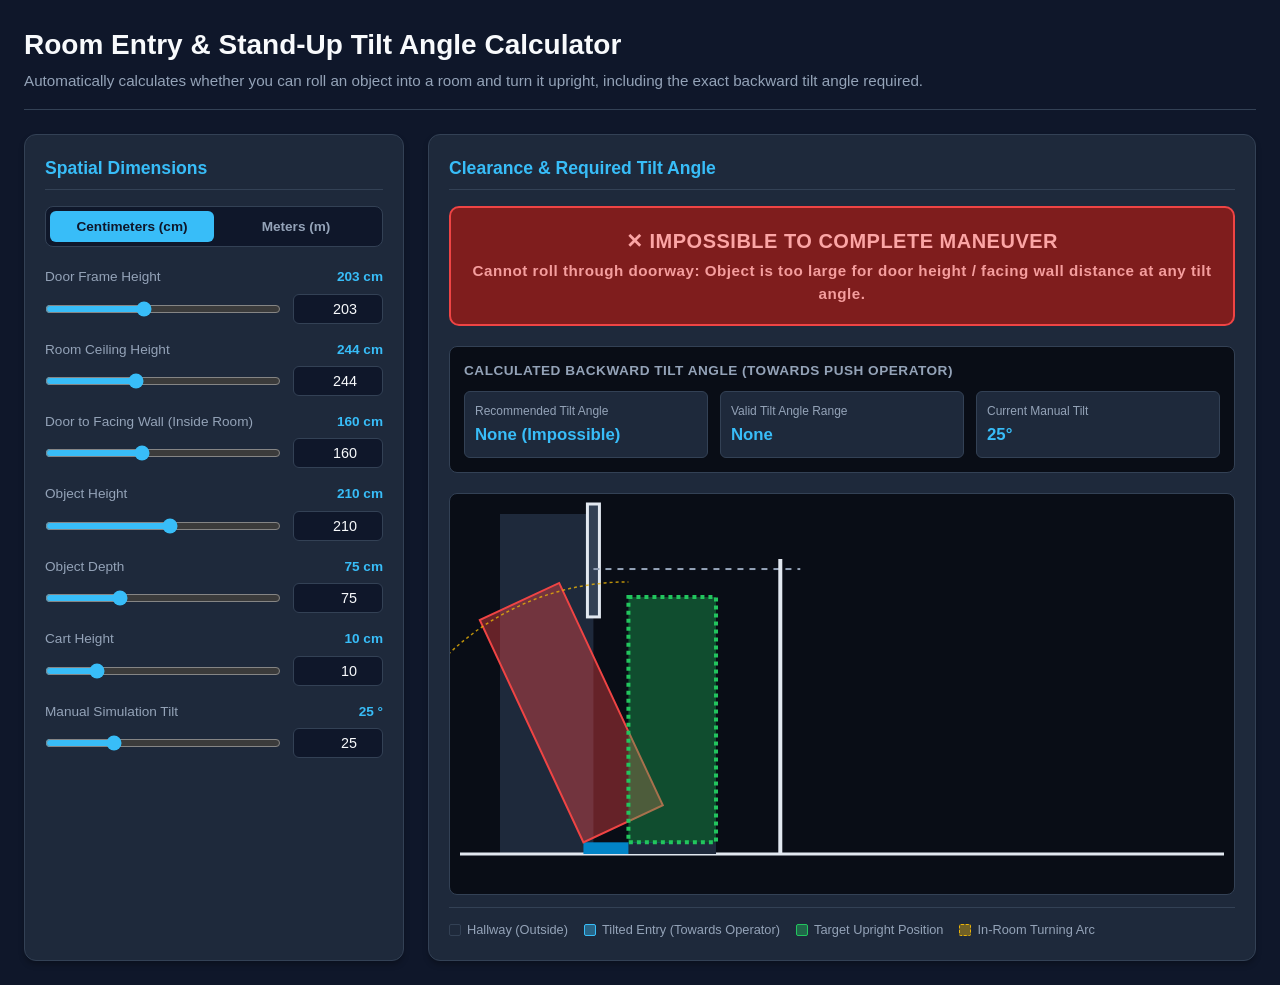
<file: tilt.html>
<!DOCTYPE html>
<html lang="en">
<head>
  <meta charset="UTF-8">
  <meta name="viewport" content="width=device-width, initial-scale=1.0">
  <title>Room Entry & Stand-Up Tilt Angle Calculator</title>
  <style>
    :root {
      --bg: #0f172a;
      --card-bg: #1e293b;
      --card-border: #334155;
      --text: #f8fafc;
      --text-muted: #94a3b8;
      --primary: #38bdf8;
      --success-bg: #14532d;
      --success-text: #4ade80;
      --success-border: #22c55e;
      --danger-bg: #7f1d1d;
      --danger-text: #fca5a5;
      --danger-border: #ef4444;
      --warning-bg: #713f12;
      --warning-text: #fde047;
      --warning-border: #eab308;
      --canvas-bg: #090d16;
    }

    * { box-sizing: border-box; margin: 0; padding: 0; font-family: -apple-system, BlinkMacSystemFont, "Segoe UI", Roboto, sans-serif; }
    body { background-color: var(--bg); color: var(--text); padding: 24px; line-height: 1.5; min-height: 100vh; }

    .header { max-width: 1240px; margin: 0 auto 24px auto; border-bottom: 1px solid var(--card-border); padding-bottom: 16px; }
    .header h1 { font-size: 1.75rem; font-weight: 700; color: var(--text); }
    .header p { color: var(--text-muted); font-size: 0.95rem; margin-top: 4px; }

    .layout { max-width: 1240px; margin: 0 auto; display: grid; grid-template-columns: 380px 1fr; gap: 24px; }
    @media (max-width: 960px) { .layout { grid-template-columns: 1fr; } }

    .card { background: var(--card-bg); border: 1px solid var(--card-border); border-radius: 12px; padding: 20px; box-shadow: 0 4px 6px -1px rgba(0, 0, 0, 0.3); }
    .card h2 { font-size: 1.1rem; font-weight: 600; margin-bottom: 16px; border-bottom: 1px solid var(--card-border); padding-bottom: 8px; color: var(--primary); }

    .unit-toggle { display: flex; background: #0f172a; padding: 4px; border-radius: 8px; margin-bottom: 20px; border: 1px solid var(--card-border); }
    .unit-btn { flex: 1; padding: 8px; border: none; background: transparent; color: var(--text-muted); font-weight: 600; cursor: pointer; border-radius: 6px; font-size: 0.85rem; }
    .unit-btn.active { background: var(--primary); color: #0f172a; }

    .input-group { margin-bottom: 16px; }
    .input-label-row { display: flex; justify-content: space-between; align-items: center; margin-bottom: 6px; }
    .input-label-row label { font-size: 0.85rem; font-weight: 500; color: var(--text-muted); }
    .input-label-row span { font-size: 0.85rem; font-weight: 600; color: var(--primary); }

    .input-control-row { display: flex; gap: 12px; align-items: center; }
    .input-control-row input[type="number"] { width: 90px; padding: 6px 10px; background: #0f172a; border: 1px solid var(--card-border); border-radius: 6px; color: var(--text); font-size: 0.9rem; text-align: right; }
    .input-control-row input[type="range"] { flex: 1; accent-color: var(--primary); cursor: pointer; }

    .main-verdict { padding: 18px; border-radius: 10px; text-align: center; margin-bottom: 20px; border: 2px solid transparent; letter-spacing: 0.5px; }
    .main-verdict .title { font-size: 1.25rem; font-weight: 800; margin-bottom: 4px; }
    .main-verdict .subtitle { font-size: 0.95rem; font-weight: 600; opacity: 0.95; }
    
    .verdict-pass { background-color: var(--success-bg); color: var(--success-text); border-color: var(--success-border); }
    .verdict-fail { background-color: var(--danger-bg); color: var(--danger-text); border-color: var(--danger-border); }

    .tilt-card { background: #090d16; border: 1px solid var(--card-border); border-radius: 8px; padding: 14px; margin-bottom: 20px; }
    .tilt-card h3 { font-size: 0.85rem; font-weight: 700; text-transform: uppercase; color: var(--text-muted); margin-bottom: 10px; letter-spacing: 0.5px; }
    .tilt-grid { display: grid; grid-template-columns: repeat(auto-fit, minmax(180px, 1fr)); gap: 12px; }
    .tilt-item { background: #1e293b; padding: 10px; border-radius: 6px; border: 1px solid var(--card-border); }
    .tilt-item .lbl { font-size: 0.75rem; color: var(--text-muted); }
    .tilt-item .val { font-size: 1.05rem; font-weight: 700; color: var(--primary); margin-top: 2px; }

    .canvas-container { width: 100%; position: relative; border-radius: 8px; overflow: hidden; border: 1px solid var(--card-border); background: var(--canvas-bg); }
    canvas { display: block; width: 100%; height: 400px; }

    .legend { display: flex; gap: 16px; flex-wrap: wrap; margin-top: 12px; padding-top: 12px; border-top: 1px solid var(--card-border); font-size: 0.8rem; color: var(--text-muted); }
    .legend-item { display: flex; align-items: center; gap: 6px; }
    .legend-color { width: 12px; height: 12px; border-radius: 2px; }
  </style>
</head>
<body>

<div class="header">
  <h1>Room Entry & Stand-Up Tilt Angle Calculator</h1>
  <p>Automatically calculates whether you can roll an object into a room and turn it upright, including the exact backward tilt angle required.</p>
</div>

<div class="layout">
  <!-- Controls Panel -->
  <div class="card">
    <h2>Spatial Dimensions</h2>

    <div class="unit-toggle">
      <button class="unit-btn active" id="btn-cm" onclick="setUnit('cm')">Centimeters (cm)</button>
      <button class="unit-btn" id="btn-m" onclick="setUnit('m')">Meters (m)</button>
    </div>

    <div id="controls"></div>
  </div>

  <!-- Output Panel -->
  <div class="card">
    <h2>Clearance & Required Tilt Angle</h2>
    
    <!-- Overall Verdict -->
    <div id="main-verdict" class="main-verdict verdict-pass">
      <div class="title" id="verdict-title">CALCULATING...</div>
      <div class="subtitle" id="verdict-subtitle">Analyzing entry trajectory...</div>
    </div>

    <!-- Required Tilt Breakdown -->
    <div class="tilt-card">
      <h3>Calculated Backward Tilt Angle (Towards Push Operator)</h3>
      <div class="tilt-grid">
        <div class="tilt-item">
          <div class="lbl">Recommended Tilt Angle</div>
          <div class="val" id="recommended-tilt-val">-</div>
        </div>
        <div class="tilt-item">
          <div class="lbl">Valid Tilt Angle Range</div>
          <div class="val" id="tilt-range-val">-</div>
        </div>
        <div class="tilt-item">
          <div class="lbl">Current Manual Tilt</div>
          <div class="val" id="current-tilt-val">-</div>
        </div>
      </div>
    </div>

    <div class="canvas-container">
      <canvas id="schematicCanvas"></canvas>
    </div>

    <div class="legend">
      <div class="legend-item"><div class="legend-color" style="background: #1e293b; border: 1px solid #334155;"></div> Hallway (Outside)</div>
      <div class="legend-item"><div class="legend-color" style="background: rgba(56, 189, 248, 0.4); border: 1px solid #38bdf8;"></div> Tilted Entry (Towards Operator)</div>
      <div class="legend-item"><div class="legend-color" style="background: rgba(34, 197, 94, 0.4); border: 1px solid #22c55e;"></div> Target Upright Position</div>
      <div class="legend-item"><div class="legend-color" style="background: rgba(234, 179, 8, 0.4); border: 1px dashed #eab308;"></div> In-Room Turning Arc</div>
    </div>
  </div>
</div>

<script>
  let currentUnit = 'cm';

  const state = {
    doorHeight: 203,
    ceilingHeight: 244,
    wallDistance: 160,
    objectHeight: 210,
    objectDepth: 75,
    cartHeight: 10,
    manualTilt: 25
  };

  const fields = [
    { id: 'doorHeight', label: 'Door Frame Height', min: 100, max: 350 },
    { id: 'ceilingHeight', label: 'Room Ceiling Height', min: 150, max: 400 },
    { id: 'wallDistance', label: 'Door to Facing Wall (Inside Room)', min: 30, max: 350 },
    { id: 'objectHeight', label: 'Object Height', min: 50, max: 350 },
    { id: 'objectDepth', label: 'Object Depth', min: 20, max: 200 },
    { id: 'cartHeight', label: 'Cart Height', min: 0, max: 50 },
    { id: 'manualTilt', label: 'Manual Simulation Tilt', min: 0, max: 90, isAngle: true }
  ];

  function setUnit(unit) {
    currentUnit = unit;
    document.getElementById('btn-cm').classList.toggle('active', unit === 'cm');
    document.getElementById('btn-m').classList.toggle('active', unit === 'm');
    renderControls();
    update();
  }

  function renderControls() {
    const container = document.getElementById('controls');
    container.innerHTML = '';

    fields.forEach(f => {
      const isAngle = f.isAngle;
      const displayVal = isAngle ? state[f.id] : (currentUnit === 'm' ? (state[f.id] / 100).toFixed(2) : state[f.id]);
      const min = isAngle ? f.min : (currentUnit === 'm' ? (f.min / 100).toFixed(2) : f.min);
      const max = isAngle ? f.max : (currentUnit === 'm' ? (f.max / 100).toFixed(2) : f.max);
      const step = isAngle ? 1 : (currentUnit === 'm' ? 0.01 : 1);
      const unitLabel = isAngle ? '°' : currentUnit;

      const group = document.createElement('div');
      group.className = 'input-group';
      group.innerHTML = `
        <div class="input-label-row">
          <label for="num-${f.id}">${f.label}</label>
          <span><span id="val-${f.id}">${displayVal}</span> ${unitLabel}</span>
        </div>
        <div class="input-control-row">
          <input type="range" id="range-${f.id}" min="${f.min}" max="${f.max}" value="${state[f.id]}" step="1" oninput="onRangeChange('${f.id}', this.value)">
          <input type="number" id="num-${f.id}" min="${min}" max="${max}" value="${displayVal}" step="${step}" onchange="onNumChange('${f.id}', this.value)">
        </div>
      `;
      container.appendChild(group);
    });
  }

  function onRangeChange(id, val) {
    state[id] = parseFloat(val);
    updateDisplayValues();
    update();
  }

  function onNumChange(id, val) {
    let num = parseFloat(val) || 0;
    if (!fields.find(f => f.id === id).isAngle && currentUnit === 'm') {
      num = Math.round(num * 100);
    }
    state[id] = Math.max(0, num);
    document.getElementById(`range-${id}`).value = state[id];
    updateDisplayValues();
    update();
  }

  function updateDisplayValues() {
    fields.forEach(f => {
      const isAngle = f.isAngle;
      const displayVal = isAngle ? state[f.id] : (currentUnit === 'm' ? (state[f.id] / 100).toFixed(2) : state[f.id]);
      document.getElementById(`val-${f.id}`).textContent = displayVal;
      document.getElementById(`num-${f.id}`).value = displayVal;
    });
  }

  function formatValue(cm) {
    return currentUnit === 'm' ? `${(cm / 100).toFixed(2)} m` : `${Math.round(cm)} cm`;
  }

  function calculateClearanceAtTilt(deg) {
    const rad = (deg * Math.PI) / 180;
    // Envelope height when tilted backwards: H*cos(deg) + D*sin(deg) + CartHeight
    const effHeight = state.objectHeight * Math.cos(rad) + state.objectDepth * Math.sin(rad) + state.cartHeight;
    // Horizontal footprint extending into room: H*sin(deg) + D*cos(deg)
    const effLength = state.objectHeight * Math.sin(rad) + state.objectDepth * Math.cos(rad);

    const passesDoor = effHeight <= state.doorHeight;
    const passesWall = effLength <= state.wallDistance;

    return { effHeight, effLength, passesDoor, passesWall, passes: passesDoor && passesWall };
  }

  function update() {
    // 1. In-Room Standup Feasibility Checks
    const staticUprightHeight = state.objectHeight + state.cartHeight;
    const tippingDiagonalArc = Math.sqrt(Math.pow(state.objectHeight, 2) + Math.pow(state.objectDepth, 2));
    const arcTotalCeilingHeight = tippingDiagonalArc + state.cartHeight;

    const passStaticCeiling = staticUprightHeight <= state.ceilingHeight;
    const passTurningArc = arcTotalCeilingHeight <= state.ceilingHeight;
    const passUprightWall = state.objectDepth <= state.wallDistance;
    const passStandupPhase = passStaticCeiling && passTurningArc && passUprightWall;

    // 2. Scan all possible tilt angles (0° to 90°) to find valid range
    let validMinDeg = null;
    let validMaxDeg = null;

    for (let deg = 0; deg <= 90; deg++) {
      const res = calculateClearanceAtTilt(deg);
      if (res.passes) {
        if (validMinDeg === null) validMinDeg = deg;
        validMaxDeg = deg;
      }
    }

    const overallPossible = passStandupPhase && (validMinDeg !== null);

    // 3. UI Update
    const titleEl = document.getElementById('verdict-title');
    const subtitleEl = document.getElementById('verdict-subtitle');
    const verdictCard = document.getElementById('main-verdict');

    if (overallPossible) {
      verdictCard.className = 'main-verdict verdict-pass';
      if (validMinDeg === 0) {
        titleEl.textContent = '✓ POSSIBLE: CAN ROLL IN UPRIGHT OR TILTED';
        subtitleEl.textContent = `No tilt required (0° works), but you can tilt up to ${validMaxDeg}° backwards towards yourself.`;
      } else {
        titleEl.textContent = `✓ POSSIBLE: TILT BETWEEN ${validMinDeg}° AND ${validMaxDeg}°`;
        subtitleEl.textContent = `Tilt the object backwards towards yourself by at least ${validMinDeg}° to pass under the door frame.`;
      }
    } else {
      verdictCard.className = 'main-verdict verdict-fail';
      titleEl.textContent = '✕ IMPOSSIBLE TO COMPLETE MANEUVER';

      if (!passStandupPhase) {
        if (!passTurningArc) {
          subtitleEl.textContent = `Cannot stand upright inside room: Diagonal arc (${formatValue(tippingDiagonalArc)}) hits ceiling (${formatValue(state.ceilingHeight)}).`;
        } else if (!passStaticCeiling) {
          subtitleEl.textContent = `Cannot stand upright inside room: Total height (${formatValue(staticUprightHeight)}) exceeds ceiling (${formatValue(state.ceilingHeight)}).`;
        } else {
          subtitleEl.textContent = `Cannot stand upright inside room: Object depth (${formatValue(state.objectDepth)}) exceeds wall distance (${formatValue(state.wallDistance)}).`;
        }
      } else {
        subtitleEl.textContent = 'Cannot roll through doorway: Object is too large for door height / facing wall distance at any tilt angle.';
      }
    }

    // Update Tilt Breakdown Card
    document.getElementById('recommended-tilt-val').textContent = validMinDeg !== null ? `${validMinDeg}° backwards` : 'None (Impossible)';
    document.getElementById('tilt-range-val').textContent = validMinDeg !== null ? `${validMinDeg}° to ${validMaxDeg}°` : 'None';
    document.getElementById('current-tilt-val').textContent = `${state.manualTilt}°`;

    drawSchematic(overallPossible, validMinDeg, tippingDiagonalArc);
  }

  function drawSchematic(overallPossible, validMinDeg, tippingDiagonalArc) {
    const canvas = document.getElementById('schematicCanvas');
    const ctx = canvas.getContext('2d');
    
    const dpr = window.devicePixelRatio || 1;
    const rect = canvas.getBoundingClientRect();
    canvas.width = rect.width * dpr;
    canvas.height = rect.height * dpr;
    ctx.scale(dpr, dpr);

    const w = rect.width;
    const h = rect.height;
    ctx.clearRect(0, 0, w, h);

    const padX = 50;
    const padY = 40;

    const hallwayWidth = 80;
    const roomWidth = Math.max(state.wallDistance, state.objectHeight) + 40;
    const totalW = hallwayWidth + roomWidth;
    const totalH = Math.max(state.ceilingHeight, state.objectHeight + state.cartHeight) + 30;

    const scale = Math.min((w - padX * 2) / totalW, (h - padY * 2) / totalH);

    const floorY = h - padY;
    const doorX = padX + hallwayWidth * scale;
    const wallX = doorX + state.wallDistance * scale;
    const ceilingY = floorY - state.ceilingHeight * scale;
    const doorTopY = floorY - state.doorHeight * scale;

    // Hallway
    ctx.fillStyle = '#1e293b';
    ctx.fillRect(padX, 20, doorX - padX, floorY - 20);

    // Floor Line
    ctx.strokeStyle = '#e2e8f0';
    ctx.lineWidth = 3;
    ctx.beginPath();
    ctx.moveTo(10, floorY);
    ctx.lineTo(w - 10, floorY);
    ctx.stroke();

    // Door Header Wall
    ctx.fillStyle = '#334155';
    ctx.fillRect(doorX - 6, 10, 12, doorTopY - 10);
    ctx.strokeStyle = '#e2e8f0';
    ctx.strokeRect(doorX - 6, 10, 12, doorTopY - 10);

    // Ceiling Line
    const passTurningArc = (tippingDiagonalArc + state.cartHeight) <= state.ceilingHeight;
    ctx.strokeStyle = passTurningArc ? '#94a3b8' : '#ef4444';
    ctx.lineWidth = 2;
    ctx.setLineDash([6, 6]);
    ctx.beginPath();
    ctx.moveTo(doorX, ceilingY);
    ctx.lineTo(wallX + 20, ceilingY);
    ctx.stroke();
    ctx.setLineDash([]);

    // Facing Wall
    ctx.strokeStyle = '#e2e8f0';
    ctx.lineWidth = 4;
    ctx.beginPath();
    ctx.moveTo(wallX, floorY);
    ctx.lineTo(wallX, ceilingY - 10);
    ctx.stroke();

    const cartH = state.cartHeight * scale;
    const objW = state.objectDepth * scale;
    const objH = state.objectHeight * scale;

    // 1. Draw Tilted Object Rolling at Manual Tilt
    const entryX = doorX - 10;
    const cartY = floorY - cartH;

    const currentRes = calculateClearanceAtTilt(state.manualTilt);

    // Cart base
    ctx.fillStyle = '#0284c7';
    ctx.fillRect(entryX, cartY, Math.max(objW, 25), cartH);

    // Tilted profile (tilted backwards towards hallway / left operator)
    ctx.save();
    ctx.translate(entryX, cartY);
    const rad = (-state.manualTilt * Math.PI) / 180;
    ctx.rotate(rad);

    ctx.fillStyle = currentRes.passes ? 'rgba(56, 189, 248, 0.4)' : 'rgba(239, 68, 68, 0.4)';
    ctx.strokeStyle = currentRes.passes ? '#38bdf8' : '#ef4444';
    ctx.lineWidth = 2;
    ctx.fillRect(0, -objH, objW, objH);
    ctx.strokeRect(0, -objH, objW, objH);
    ctx.restore();

    // 2. Draw Target Upright Position inside Room
    const uprightX = Math.min(doorX + 35, wallX - objW - 10);
    if (uprightX > doorX) {
      // Cart Ghost
      ctx.fillStyle = '#1e293b';
      ctx.fillRect(uprightX, cartY, Math.max(objW, 25), cartH);

      // Upright Ghost Object
      const passStandup = (state.objectHeight + state.cartHeight <= state.ceilingHeight) && passTurningArc && (state.objectDepth <= state.wallDistance);
      ctx.fillStyle = passStandup ? 'rgba(34, 197, 94, 0.35)' : 'rgba(239, 68, 68, 0.35)';
      ctx.strokeStyle = passStandup ? '#22c55e' : '#ef4444';
      ctx.setLineDash([4, 4]);
      ctx.fillRect(uprightX, floorY - cartH - objH, objW, objH);
      ctx.strokeRect(uprightX, floorY - cartH - objH, objW, objH);
      ctx.setLineDash([]);

      // Turning Arc Line
      ctx.strokeStyle = passTurningArc ? 'rgba(234, 179, 8, 0.8)' : '#ef4444';
      ctx.lineWidth = 1.5;
      ctx.setLineDash([3, 3]);
      ctx.beginPath();
      ctx.arc(uprightX, cartY, tippingDiagonalArc * scale, Math.PI, 1.5 * Math.PI);
      ctx.stroke();
      ctx.setLineDash([]);
    }
  }

  renderControls();
  update();
  window.addEventListener('resize', update);
</script>

</body>
</html>
</file>
